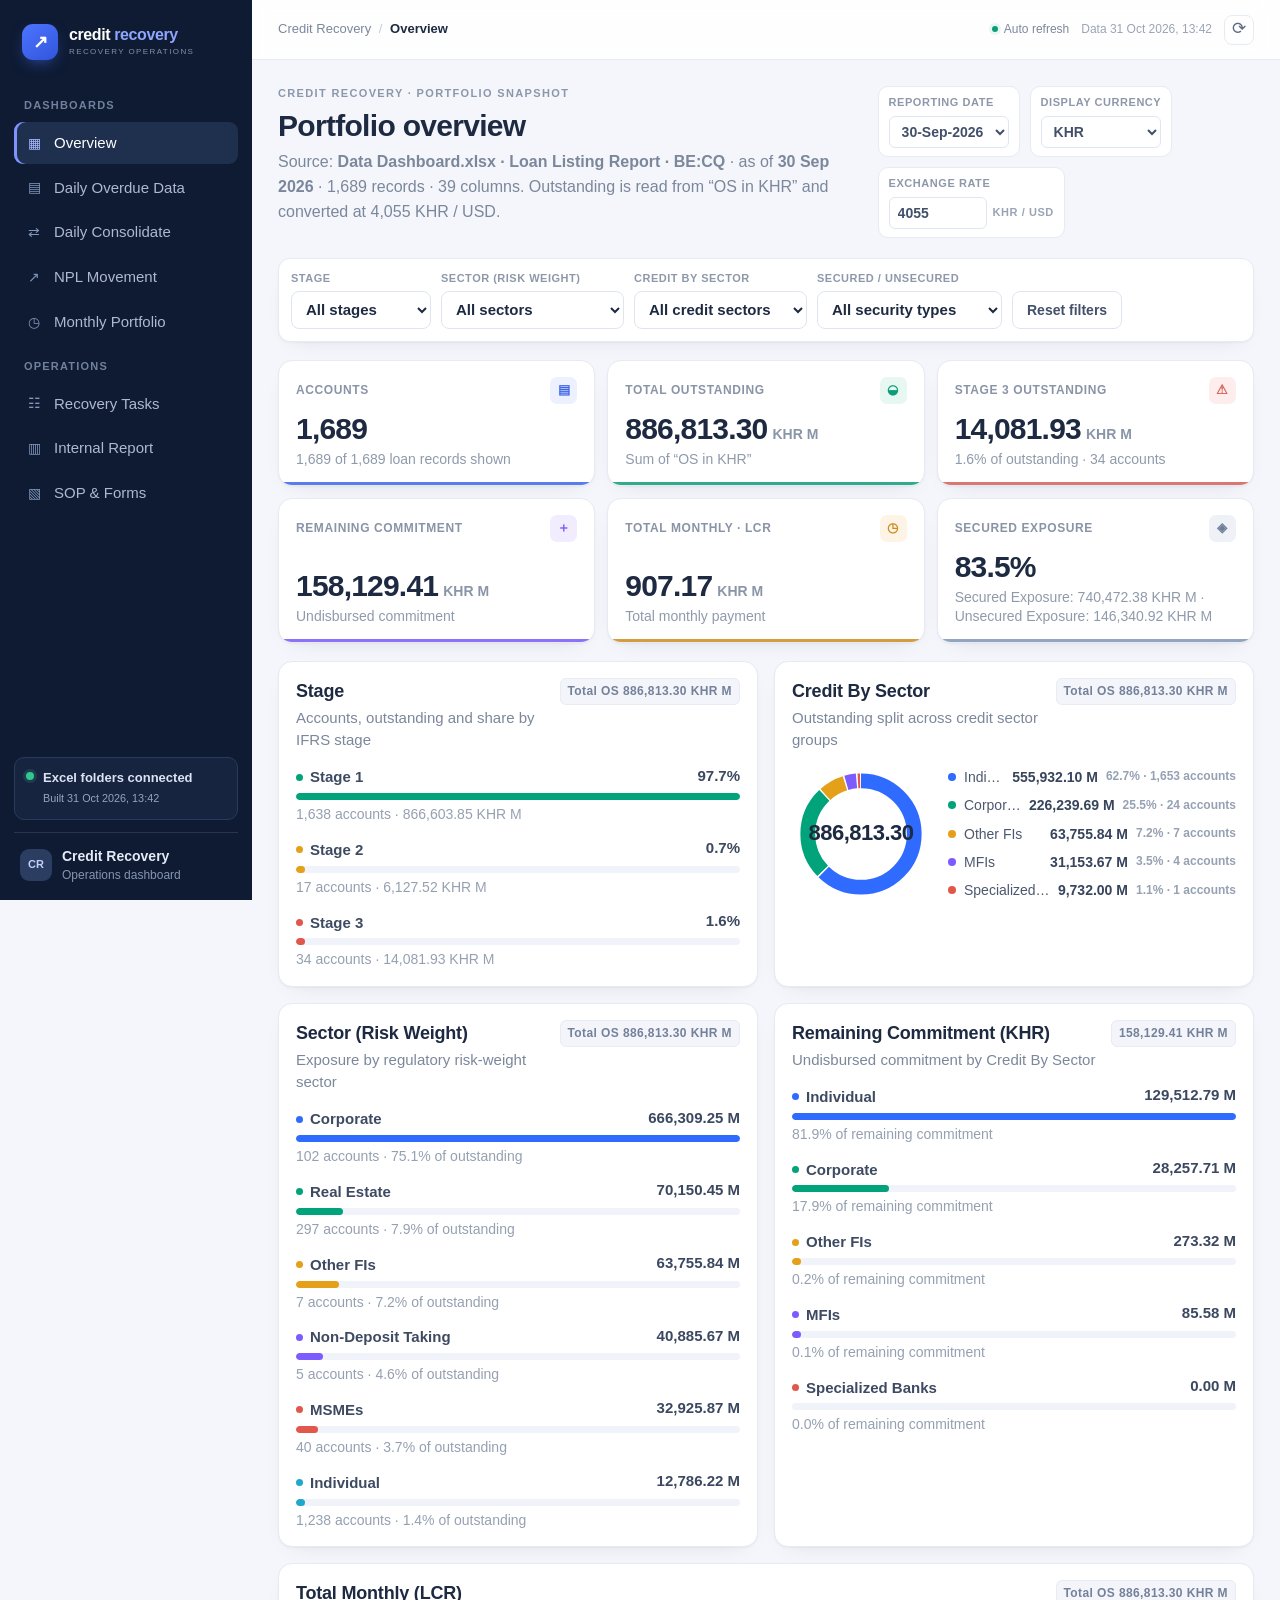
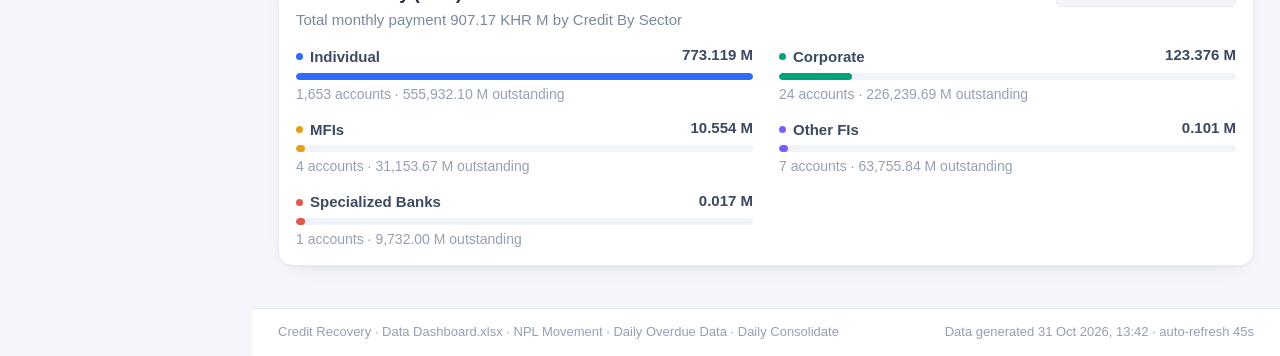
<file: index.html>
<!doctype html>
<html lang="en">
<head>
<meta charset="utf-8">
<meta name="viewport" content="width=device-width,initial-scale=1">
<meta name="theme-color" content="#0f1b33">
<title>Credit Recovery · Operations dashboard</title>
<link rel="stylesheet" href="styles.css">
</head>
<body>
<div class="app">

  <aside class="sidebar" id="sidebar">
    <a class="brand" href="#overview">
      <span class="brand-mark" aria-hidden="true">↗</span>
      <span class="brand-text">
        <strong>credit <i>recovery</i></strong>
        <small>RECOVERY OPERATIONS</small>
      </span>
    </a>

    <p class="nav-title">Dashboards</p>
    <nav class="nav" aria-label="Dashboards">
      <button class="nav-item" data-page="overview"><span class="nav-ico" aria-hidden="true">▦</span>Overview</button>
      <button class="nav-item" data-page="overdue"><span class="nav-ico" aria-hidden="true">▤</span>Daily Overdue Data</button>
      <button class="nav-item" data-page="consolidate"><span class="nav-ico" aria-hidden="true">⇄</span>Daily Consolidate</button>
      <button class="nav-item" data-page="npl"><span class="nav-ico" aria-hidden="true">↗</span>NPL Movement</button>
      <button class="nav-item" data-page="monthly"><span class="nav-ico" aria-hidden="true">◷</span>Monthly Portfolio</button>
    </nav>

    <p class="nav-title">Operations</p>
    <nav class="nav" aria-label="Operations">
      <button class="nav-item" data-page="tasks"><span class="nav-ico" aria-hidden="true">☷</span>Recovery Tasks</button>
      <button class="nav-item" data-page="internal"><span class="nav-ico" aria-hidden="true">▥</span>Internal Report</button>
      <button class="nav-item" data-page="library"><span class="nav-ico" aria-hidden="true">▧</span>SOP &amp; Forms</button>
    </nav>

    <div class="sidebar-foot">
      <div class="data-card">
        <span class="data-dot" id="sideDot"></span>
        <div>
          <strong>Excel folders connected</strong>
          <small id="sideStamp">Loading dashboard data…</small>
        </div>
      </div>
      <div class="user-chip">
        <span class="avatar">CR</span>
        <span><strong>Credit Recovery</strong><small>Operations dashboard</small></span>
      </div>
    </div>
  </aside>

  <div class="main">
    <header class="topbar">
      <div class="topbar-left">
        <button class="hamburger" id="hamburger" aria-label="Open menu">☰</button>
        <span class="crumb">Credit Recovery <b>/</b> <span id="crumb">Overview</span></span>
      </div>
      <div class="topbar-right">
        <span class="live"><i></i>Auto refresh</span>
        <span class="stamp" id="dataStamp">—</span>
        <button class="icon-btn" id="refreshData" title="Reload data from Excel folders" aria-label="Reload data">⟳</button>
      </div>
    </header>

    <main class="content">

      <!-- ================= OVERVIEW ================= -->
      <section class="page" id="page-overview">
        <header class="page-head">
          <div>
            <p class="overline">Credit recovery · portfolio snapshot</p>
            <h1>Portfolio overview</h1>
            <p class="page-sub" id="loanSub">Loading loan listing report…</p>
          </div>
          <div class="head-tools">
            <label class="tool">Reporting date
              <select id="loanDate"></select>
            </label>
            <label class="tool">Display currency
              <select id="loanCurrency"><option value="KHR" selected>KHR</option><option value="USD">USD</option></select>
            </label>
            <label class="tool">Exchange rate
              <span class="tool-inline"><input id="loanRate" type="number" min="1" step="1" value="4055"><em>KHR / USD</em></span>
            </label>
          </div>
        </header>

        <div class="filters">
          <label>Stage<select id="fStage"></select></label>
          <label>Sector (Risk Weight)<select id="fSector"></select></label>
          <label>Credit By Sector<select id="fCredit"></select></label>
          <label>Secured / Unsecured<select id="fSecured"></select></label>
          <button class="btn ghost" id="loanReset">Reset filters</button>
        </div>

        <div class="kpi-grid" id="loanKpis"></div>

        <div class="chart-grid">
          <article class="panel">
            <div class="panel-head"><div><h2>Stage</h2><p>Accounts, outstanding and share by IFRS stage</p></div><span class="tag" id="stageTag">—</span></div>
            <div class="breakdown" id="stageMix"></div>
          </article>
          <article class="panel">
            <div class="panel-head"><div><h2>Credit By Sector</h2><p>Outstanding split across credit sector groups</p></div><span class="tag" id="creditTag">—</span></div>
            <div id="creditDonut" class="donut-wrap"></div>
          </article>
          <article class="panel">
            <div class="panel-head"><div><h2>Sector (Risk Weight)</h2><p>Exposure by regulatory risk-weight sector</p></div><span class="tag" id="sectorTag">—</span></div>
            <div class="breakdown" id="sectorRw"></div>
          </article>
          <article class="panel">
            <div class="panel-head"><div><h2>Remaining Commitment (KHR)</h2><p>Undisbursed commitment by Credit By Sector</p></div><span class="tag" id="remainTag">—</span></div>
            <div class="breakdown" id="remaining"></div>
          </article>
          <article class="panel span-2">
            <div class="panel-head"><div><h2>Total Monthly (LCR)</h2><p id="monthlyNote">Total monthly payment by Credit By Sector</p></div><span class="tag" id="monthlyTag">—</span></div>
            <div class="breakdown columns-2" id="monthly"></div>
          </article>
        </div>
      </section>

      <!-- ================= DAILY OVERDUE ================= -->
      <section class="page" id="page-overdue">
        <header class="page-head">
          <div>
            <p class="overline">Daily overdue data · portfolio position</p>
            <h1>Daily overdue data</h1>
            <p class="page-sub" id="odSub">Loading overdue snapshots…</p>
          </div>
          <div class="head-tools">
            <label class="tool">Reporting date
              <select id="odDate"></select>
            </label>
            <label class="tool">Display currency
              <select id="odCurrency"><option value="USD" selected>USD</option><option value="KHR">KHR</option></select>
            </label>
            <label class="tool">Exchange rate
              <span class="tool-inline"><input id="odRate" type="number" min="1" step="1" value="4055"><em>KHR / USD</em></span>
            </label>
          </div>
        </header>

        <div class="control-bar">
          <div class="segmented" id="odTypes" role="tablist" aria-label="Loan type"></div>
          <label class="tool">Branch / Company
            <select id="odBranch"><option value="All">All branches</option></select>
          </label>
        </div>

        <div class="kpi-grid" id="odKpis"></div>

        <div class="chart-grid">
          <article class="panel span-2">
            <div class="panel-head"><div><h2>Outstanding &amp; overdue trend</h2><p id="odTrendNote">Daily balance and account movement</p></div><span class="tag">Total</span></div>
            <div class="chart" id="odTrend"></div>
            <div class="legend" id="odTrendLegend"></div>
          </article>
          <article class="panel span-2">
            <div class="panel-head"><div><h2>Overdue by Branch/Company</h2><p id="odBranchNote">Selected reporting date by branch</p></div><span class="tag" id="odBranchTag">Accounts · OS</span></div>
            <div class="table-wrap">
              <table class="data-table compact" id="odBranchTable">
                <thead><tr><th>Branch / Company</th><th class="num">Count account</th><th class="num">Outstanding balance</th></tr></thead>
                <tbody id="odBranchBody"></tbody>
              </table>
            </div>
            <p class="note" id="odBranchFoot"></p>
          </article>
          <article class="panel span-2">
            <div class="panel-head"><div><h2>Loan Classification</h2><p id="odClassNote">Selected reporting date</p></div><span class="tag" id="odClassTag">OS</span></div>
            <div class="chart" id="odClass"></div>
            <div class="legend" id="odClassLegend"></div>
          </article>
          <article class="panel span-2">
            <div class="panel-head"><div><h2>Loan Classification by Branch/Company</h2><p id="odClassBranchNote">Selected reporting date by branch</p></div><span class="tag" id="odClassBranchTag">Accounts · OS</span></div>
            <div class="table-wrap">
              <table class="data-table compact" id="odClassBranchTable">
                <thead><tr>
                  <th>Branch / Company</th>
                  <th class="num">Normal</th><th class="num">Special Mention</th><th class="num">Substandard</th><th class="num">Doubtful</th><th class="num">Loss</th>
                  <th class="num">Total</th>
                </tr></thead>
                <tbody id="odClassBranchBody"></tbody>
              </table>
            </div>
            <p class="note" id="odClassBranchFoot"></p>
          </article>
        </div>
      </section>

      <!-- ================= DAILY CONSOLIDATE ================= -->
      <section class="page" id="page-consolidate">
        <header class="page-head">
          <div>
            <p class="overline">Daily consolidate for overdue · portfolio position</p>
            <h1>Daily consolidate</h1>
            <p class="page-sub" id="consSub">Loading consolidate workbooks…</p>
          </div>
          <div class="head-tools">
            <label class="tool">Reporting date
              <select id="consDate"></select>
            </label>
            <label class="tool">Display currency
              <select id="consCurrency"><option value="USD" selected>USD</option><option value="KHR">KHR</option></select>
            </label>
            <label class="tool">Exchange rate
              <span class="tool-inline"><input id="consRate" type="number" min="1" step="1" value="4055"><em>KHR / USD</em></span>
            </label>
          </div>
        </header>

        <div class="control-bar">
          <label class="tool">Branch Code
            <select id="consBranch"><option value="All">Branch Code: All</option></select>
          </label>
        </div>

        <div class="kpi-grid" id="consKpis"></div>

        <div class="chart-grid">
          <article class="panel span-2">
            <div class="panel-head"><div><h2>Daily follow-up trend</h2><p id="consTrendNote">Balance and account movement by branch</p></div><span class="tag" id="consTrendTag">Daily</span></div>
            <div class="chart" id="consTrend"></div>
            <div class="legend" id="consTrendLegend"></div>
          </article>
          <article class="panel">
            <div class="panel-head"><div><h2>Follow-up result mix</h2><p id="consResultNote">Latest report date</p></div><span class="tag">Accounts</span></div>
            <div id="consResults" class="donut-wrap"></div>
          </article>
        </div>

        <div class="chart-grid">
          <article class="panel">
            <div class="panel-head"><div><h2>Classification × result</h2><p id="consClassNote">Latest report date</p></div><span class="tag">Cases</span></div>
            <div class="table-wrap">
              <table class="data-table compact" id="consClassTable"><thead></thead><tbody></tbody></table>
            </div>
          </article>
          <article class="panel">
            <div class="panel-head"><div><h2>Branch performance</h2><p>Accounts, outstanding and promise rate</p></div><span class="tag">Latest</span></div>
            <div class="table-wrap">
              <table class="data-table compact" id="consBranchTable"><thead></thead><tbody></tbody></table>
            </div>
          </article>
        </div>

        <section class="panel table-panel">
          <div class="panel-head">
            <div><h2>Follow-up register</h2><p id="consDetailNote">Selected workbook detail</p></div>
            <input class="search" id="consSearch" type="search" placeholder="Search account, customer, RM, branch…">
          </div>
          <div class="table-wrap tall">
            <table class="data-table compact" id="consTable">
              <thead><tr>
                <th>Account</th><th>Customer</th><th>Branch</th><th>OS · USD</th><th>Overdue · USD</th>
                <th>Aging</th><th>Classification</th><th>Result</th><th>Promise date</th><th>RM</th><th>Next action</th>
              </tr></thead>
              <tbody id="consTableBody"></tbody>
            </table>
          </div>
          <div class="pager" id="consPager"></div>
        </section>
      </section>

      <!-- ================= NPL ================= -->
      <section class="page" id="page-npl">
        <header class="page-head">
          <div>
            <p class="overline">NPL movement · monthly recovery workbooks</p>
            <h1>NPL movement</h1>
            <p class="page-sub" id="nplSub">Reading the NPL Ratio sheet from every Recovery workbook…</p>
          </div>
          <div class="head-tools">
            <label class="tool">Reporting date
              <select id="nplSelect"></select>
            </label>
            <label class="tool">Display currency
              <select id="nplCurrency"><option value="USD" selected>USD</option><option value="KHR">KHR</option></select>
            </label>
            <label class="tool">Exchange rate
              <span class="tool-inline"><input id="nplRate" type="number" min="1" step="1" value="4055"><em>KHR / USD</em></span>
            </label>
          </div>
        </header>

        <div class="kpi-grid" id="nplKpis"></div>

        <div class="chart-grid">
          <article class="panel span-2">
            <div class="panel-head"><div><h2>NPL ratio</h2><p>Year-end positions and current-year reporting points</p></div><span class="tag">%</span></div>
            <div class="chart" id="nplRatioChart"></div>
            <div class="legend" id="nplRatioLegend"></div>
            <div class="table-wrap small" style="margin-top:12px">
              <table class="data-table compact" id="nplRatioTable">
                <thead><tr>
                  <th>Month</th><th class="num">Total account</th><th class="num">Amount of NPLs</th><th class="num">NPL ratio</th>
                </tr></thead>
                <tbody id="nplRatioBody"></tbody>
              </table>
            </div>
            <p class="note" id="nplRatioFoot"></p>
          </article>
          <article class="panel span-2">
            <div class="panel-head"><div><h2>NPL Ratio by Branch</h2><p id="nplBranchNote">Selected reporting month</p></div><span class="tag" id="nplBranchTag">Accounts · Amount</span></div>
            <div class="table-wrap">
              <table class="data-table compact" id="nplBranchTable">
                <thead><tr>
                  <th>Branch</th><th class="num">Total account</th><th class="num">Total outstanding</th><th class="num">NPL amount</th><th class="num">NPL ratio</th>
                </tr></thead>
                <tbody id="nplBranchBody"></tbody>
              </table>
            </div>
            <p class="note" id="nplBranchFoot"></p>
          </article>
          <article class="panel span-2">
            <div class="panel-head"><div><h2>Monthly NPL</h2><p>NPL amount and NPL ratio by reporting month</p></div><span class="tag" id="nplMonthlyTag">Amount · %</span></div>
            <div class="chart" id="nplMonthlyChart"></div>
            <div class="legend" id="nplMonthlyLegend"></div>
          </article>
        </div>

        <section class="panel table-panel">
          <div class="panel-head"><div><h2>Monthly NPL table</h2><p>Total accounts, NPL accounts and NPL ratio per workbook</p></div><span class="tag" id="nplTableTag">—</span></div>
          <div class="table-wrap">
            <table class="data-table" id="nplTable">
              <thead><tr>
                <th>Month</th><th>Report date</th><th class="num">Total accounts</th><th class="num">Total loan outstanding</th>
                <th class="num">NPL accounts</th><th class="num">Total NPL amount</th><th class="num">NPL ratio</th><th>Source</th>
              </tr></thead>
              <tbody id="nplTableBody"></tbody>
            </table>
          </div>
        </section>
      </section>

      <!-- ================= MONTHLY PORTFOLIO ================= -->
      <section class="page" id="page-monthly">
        <header class="page-head">
          <div>
            <p class="overline">Monthly portfolio · portfolio movement</p>
            <h1>Monthly Portfolio</h1>
            <p class="page-sub">Month-by-month movement of portfolio size, NPL balance and non-performing accounts.</p>
          </div>
          <div class="head-tools">
            <label class="tool">Reporting date
              <select id="monthSelect"></select>
            </label>
            <label class="tool">Display currency
              <select id="monthCurrency"><option value="USD" selected>USD</option><option value="KHR">KHR</option></select>
            </label>
            <label class="tool">Exchange rate
              <span class="tool-inline"><input id="monthRate" type="number" min="1" step="1" value="4055"><em>KHR / USD</em></span>
            </label>
          </div>
        </header>

        <div class="kpi-grid" id="monthKpis"></div>

        <div class="chart-grid">
          <article class="panel span-2">
            <div class="panel-head"><div><h2>Monthly NPL</h2><p>NPL amount and NPL ratio by reporting month</p></div><span class="tag" id="monthChartTag">USD M</span></div>
            <div class="chart" id="monthChart"></div>
            <div class="legend" id="monthChartLegend"></div>
            <div class="table-wrap small" style="margin-top:12px">
              <table class="data-table compact" id="monthChartTable">
                <thead><tr>
                  <th>Month</th><th class="num">Total account</th><th class="num">Amount of NPLs</th><th class="num">NPL ratio</th>
                </tr></thead>
                <tbody id="monthChartBody"></tbody>
              </table>
            </div>
          </article>
          <article class="panel">
            <div class="panel-head"><div><h2>Account movement</h2><p>Total accounts versus NPL accounts</p></div><span class="tag">Count</span></div>
            <div class="breakdown" id="monthAccounts"></div>
          </article>
          <article class="panel">
            <div class="panel-head"><div><h2>Portfolio movement</h2><p>Month-on-month change in total outstanding</p></div><span class="tag" id="monthMoveTag">USD M</span></div>
            <div class="breakdown" id="monthMovement"></div>
          </article>
        </div>

        <section class="panel table-panel">
          <div class="panel-head"><div><h2>Monthly movement table</h2><p>All metrics captured from each monthly Recovery workbook</p></div><span class="tag" id="monthTableTag">—</span></div>
          <div class="table-wrap">
            <table class="data-table" id="monthTable">
              <thead><tr>
                <th>Month</th><th class="num">Total accounts</th><th class="num">Δ accounts</th><th class="num">Total loan outstanding</th><th class="num">Δ OS</th>
                <th class="num">NPL accounts</th><th class="num">Δ NPL accounts</th><th class="num">NPL amount</th><th class="num">Δ NPL amount</th><th class="num">NPL ratio</th><th class="num">Δ ratio</th>
              </tr></thead>
              <tbody id="monthTableBody"></tbody>
            </table>
          </div>
          <p class="note" id="monthNote"></p>
        </section>
      </section>

      <!-- ================= TASKS ================= -->
      <section class="page" id="page-tasks">
        <header class="page-head">
          <div>
            <p class="overline">Recovery tasks · daily operating rhythm</p>
            <h1>Recovery tasks</h1>
            <p class="page-sub">Task plan from Recovery Tasks.xlsx. Completion is saved in this browser.</p>
          </div>
          <button class="btn ghost" id="resetTasks">Reset completion</button>
        </header>

        <div class="kpi-grid" id="taskKpis"></div>

        <div class="filters">
          <div class="segmented" id="taskFilters"></div>
          <label class="grow">Search<input id="taskSearch" type="search" placeholder="Search task, owner or timing…"></label>
        </div>

        <section class="panel">
          <div class="panel-head"><div><h2>Task checklist</h2><p id="taskCount">—</p></div><span class="tag">Local progress</span></div>
          <div class="task-list" id="taskList"></div>
        </section>
      </section>

      <!-- ================= INTERNAL REPORT ================= -->
      <section class="page" id="page-internal">
        <header class="page-head">
          <div>
            <p class="overline">Internal report · credit department</p>
            <h1>Internal report by month</h1>
            <p class="page-sub" id="internalSub">Loan received, commitments, products and exposure captured from the monthly internal workbook.</p>
          </div>
          <div class="head-tools">
            <label class="tool">Reporting date
              <select id="internalSelect"></select>
            </label>
            <label class="tool">Display currency
              <select id="internalCurrency"><option value="USD" selected>USD</option><option value="KHR">KHR</option></select>
            </label>
            <label class="tool">Exchange rate
              <span class="tool-inline"><input id="internalRate" type="number" min="1" step="1" value="4055"><em>KHR / USD</em></span>
            </label>
          </div>
        </header>

        <div class="kpi-grid" id="internalKpis"></div>
        <div id="internalSections"></div>
      </section>

      <!-- ================= LIBRARY ================= -->
      <section class="page" id="page-library">
        <header class="page-head">
          <div>
            <p class="overline">Credit recovery workflow · reference library</p>
            <h1>SOP &amp; recovery forms</h1>
            <p class="page-sub">Open the source documents directly from this workspace.</p>
          </div>
          <span class="tag strong">Local folder attachments</span>
        </header>

        <div class="link-grid">
          <article class="link-panel">
            <h2>Credit Recovery SOP by year</h2>
            <p>Procedure documents from the Credit Recovery SOP folder.</p>
            <a class="file-link" target="_blank" href="Credit%20Recovery%20Workflow/Credit%20Recovery%20SOP/2023%20Procedure%20on%20Loan%20Recovery.pdf"><span class="file-type">PDF</span>2023 Procedure on Loan Recovery.pdf<small>2023</small></a>
            <a class="file-link" target="_blank" href="Credit%20Recovery%20Workflow/Credit%20Recovery%20SOP/2024%20Recover%20SOP.pdf"><span class="file-type">PDF</span>2024 Recover SOP.pdf<small>2024</small></a>
            <a class="file-link" target="_blank" href="Credit%20Recovery%20Workflow/Credit%20Recovery%20SOP/2025%20Recover%20SOP.pdf"><span class="file-type">PDF</span>2025 Recover SOP.pdf<small>2025</small></a>
            <a class="file-link" target="_blank" href="Credit%20Recovery%20Workflow/Credit%20Recovery%20SOP/2026%20Recover%20SOP.pdf"><span class="file-type">PDF</span>2026 Recover SOP.pdf<small>2026</small></a>
          </article>
          <article class="link-panel">
            <h2>Loan Recovery Forms</h2>
            <p>Forms, letters and monitoring templates. Supporting borrower documents are not listed here.</p>
            <a class="file-link" target="_blank" href="Credit%20Recovery%20Workflow/Loan%20Recovery%20Form/2.%20Request%20Restructuring%20loan%20Form/Restructure-Request-Form.docx"><span class="file-type doc">DOC</span>Restructure Request Form<small>DOCX</small></a>
            <a class="file-link" target="_blank" href="Credit%20Recovery%20Workflow/Loan%20Recovery%20Form/2.%20Request%20Restructuring%20loan%20Form/Borrower%20Consent%20%20-%20Individual-CGCC%201.docx"><span class="file-type doc">DOC</span>Borrower Consent · Individual<small>DOCX</small></a>
            <a class="file-link" target="_blank" href="Credit%20Recovery%20Workflow/Loan%20Recovery%20Form/2.%20Request%20Restructuring%20loan%20Form/Credit%20Reporting%20Consent%20-%20Individual-CGCC%201.docx"><span class="file-type doc">DOC</span>Credit Reporting Consent<small>DOCX</small></a>
            <a class="file-link" target="_blank" href="Credit%20Recovery%20Workflow/Loan%20Recovery%20Form/2.%20Request%20Restructuring%20loan%20Form/Reschedule%20Calculation.xlsx"><span class="file-type xls">XLS</span>Reschedule Calculation<small>XLSX</small></a>
            <a class="file-link" target="_blank" href="Credit%20Recovery%20Workflow/Loan%20Recovery%20Form/3.%20Reminding%20Letters/Letter%20of%20Reminder%201.docx"><span class="file-type doc">DOC</span>Reminder Letter 1<small>DOCX</small></a>
            <a class="file-link" target="_blank" href="Credit%20Recovery%20Workflow/Loan%20Recovery%20Form/3.%20Reminding%20Letters/Letter%20of%20Reminder%202.docx"><span class="file-type doc">DOC</span>Reminder Letter 2<small>DOCX</small></a>
            <a class="file-link" target="_blank" href="Credit%20Recovery%20Workflow/Loan%20Recovery%20Form/3.%20Reminding%20Letters/Letter%20of%20Reminder%203.docx"><span class="file-type doc">DOC</span>Reminder Letter 3<small>DOCX</small></a>
            <a class="file-link" target="_blank" href="Credit%20Recovery%20Workflow/Loan%20Recovery%20Form/4.%20Monitoring%20Report/Appendix%203.%20Format%20Loan%20Monitoring%20Report%20(Individual).docx"><span class="file-type doc">DOC</span>Loan Monitoring Report · Individual<small>DOCX</small></a>
            <a class="file-link" target="_blank" href="Credit%20Recovery%20Workflow/Loan%20Recovery%20Form/5.%20Call%20Report/Appendix5.%20Call%20Report.docx"><span class="file-type doc">DOC</span>Call Report<small>DOCX</small></a>
            <a class="file-link" target="_blank" href="Credit%20Recovery%20Workflow/Loan%20Recovery%20Form/6.%20Memo%20and%20Check%20List%20for%20Transferring/Appendix%204.%20Memo%20and%20Check%20List%20for%20Borrower%20Transfer%20to%20Recovery.xlsx"><span class="file-type xls">XLS</span>Memo &amp; Checklist · Transfer to Recovery<small>XLSX</small></a>
          </article>
        </div>
        <p class="note">Documents open in a new tab. If the browser blocks local files, open them directly from the <b>Credit Recovery Workflow</b> folder.</p>
      </section>

    </main>

    <footer class="footer">
      <span id="footerSource">Credit Recovery · local workspace</span>
      <span id="footerStamp">—</span>
    </footer>
  </div>
</div>

<div class="toast" id="toast" role="status" aria-live="polite"></div>

<script src="data.js"></script>
<script src="app.js"></script>
</body>
</html>
</file>
<file: styles.css>
/* ============================================================
   Credit Recovery dashboard
   ============================================================ */
:root{
  --navy:#0f1b33;
  --navy-2:#17243f;
  --navy-3:#1f2f4e;
  --ink:#1d2a41;
  --ink-soft:#42506a;
  --muted:#7b879b;
  --line:#e6eaf1;
  --line-soft:#eef1f6;
  --paper:#ffffff;
  --bg:#f4f6fb;
  --blue:#3f66ea;
  --blue-soft:#edf1fe;
  --mint:#0f9d78;
  --mint-soft:#e7f7f1;
  --amber:#cf8a1f;
  --amber-soft:#fdf4e5;
  --coral:#d65f57;
  --coral-soft:#fdeeed;
  --violet:#7a5af8;
  --violet-soft:#f1edff;
  --slate:#5d6b84;
  --radius:14px;
  --shadow:0 1px 2px rgba(16,29,54,.04), 0 8px 24px -16px rgba(16,29,54,.18);
  --font:"Segoe UI",Inter,-apple-system,BlinkMacSystemFont,Roboto,Arial,sans-serif;
}
*{box-sizing:border-box}
html{-webkit-text-size-adjust:100%}
body{
  margin:0;background:var(--bg);color:var(--ink);font:14px/1.45 var(--font);
  -webkit-font-smoothing:antialiased;
}
button,input,select{font:inherit;color:inherit}
button{cursor:pointer;background:none;border:0}
h1,h2,h3,p{margin:0}
a{color:inherit}
::-webkit-scrollbar{width:10px;height:10px}
::-webkit-scrollbar-thumb{background:#cfd6e3;border-radius:8px;border:2px solid var(--bg)}
::-webkit-scrollbar-track{background:transparent}

/* ---------------- shell ---------------- */
.app{min-height:100vh}
.sidebar{
  position:fixed;inset:0 auto 0 0;width:252px;background:var(--navy);color:#c9d3e5;
  display:flex;flex-direction:column;padding:22px 14px 16px;z-index:30;
}
.brand{display:flex;align-items:center;gap:11px;padding:2px 8px 22px;text-decoration:none;color:#fff}
.brand-mark{
  width:36px;height:36px;border-radius:11px;display:grid;place-items:center;
  background:linear-gradient(145deg,#4d74ff,#3156dc);color:#fff;font-size:18px;font-weight:700;
  box-shadow:0 6px 16px -6px rgba(63,102,234,.8);
}
.brand-text strong{display:block;font-size:16px;letter-spacing:-.4px;line-height:1.15;font-weight:700}
.brand-text strong i{font-style:normal;color:#8fa6ff}
.brand-text small{display:block;font-size:8px;letter-spacing:1.4px;color:#8291ad;margin-top:2px}
.nav-title{font-size:9px;letter-spacing:1.2px;text-transform:uppercase;color:#71809c;margin:16px 10px 8px;font-weight:700}
.nav{display:grid;gap:3px}
.nav-item{
  display:flex;align-items:center;gap:11px;width:100%;padding:10px 11px;border-radius:9px;
  color:#aeb9ce;font-size:12.5px;text-align:left;transition:background .15s,color .15s;
}
.nav-item:hover{background:rgba(255,255,255,.06);color:#fff}
.nav-item.active{background:var(--navy-3);color:#fff;box-shadow:inset 3px 0 #7d94ff}
.nav-ico{width:18px;text-align:center;font-size:14px;color:#8296ba}
.nav-item.active .nav-ico{color:#a9b9ff}
.sidebar-foot{margin-top:auto;display:grid;gap:12px}
.data-card{
  display:flex;gap:9px;align-items:flex-start;background:var(--navy-2);
  border:1px solid #293a5c;border-radius:10px;padding:11px;font-size:10px;color:#96a4bd;line-height:1.45;
}
.data-card strong{display:block;color:#dbe3f3;font-size:10.5px;margin-bottom:2px}
.data-dot{width:8px;height:8px;border-radius:50%;background:#35c592;margin-top:3px;flex:none;box-shadow:0 0 0 3px rgba(53,197,146,.16)}
.user-chip{display:flex;align-items:center;gap:10px;border-top:1px solid #26344f;padding:13px 6px 0}
.avatar{width:32px;height:32px;border-radius:9px;background:#2b3d61;color:#c1cfff;display:grid;place-items:center;font-size:11px;font-weight:700}
.user-chip strong{display:block;font-size:11px;color:#e4eaf6}
.user-chip small{display:block;font-size:9px;color:#8695b0}

.main{margin-left:252px;min-height:100vh;display:flex;flex-direction:column}
.topbar{
  position:sticky;top:0;z-index:20;display:flex;align-items:center;justify-content:space-between;
  gap:14px;background:rgba(255,255,255,.9);backdrop-filter:blur(8px);
  border-bottom:1px solid var(--line);padding:0 26px;height:60px;
}
.topbar-left,.topbar-right{display:flex;align-items:center;gap:12px}
.crumb{font-size:11.5px;color:var(--muted)}
.crumb b{color:#c4cbd8;font-weight:400;margin:0 4px}
.crumb #crumb{color:var(--ink);font-weight:600}
.hamburger{display:none;font-size:18px;color:var(--ink-soft);padding:4px 6px}
.live{display:flex;align-items:center;gap:6px;font-size:10.5px;color:var(--muted)}
.live i{width:6px;height:6px;border-radius:50%;background:var(--mint);box-shadow:0 0 0 3px var(--mint-soft)}
.stamp{font-size:10.5px;color:#9aa4b5;white-space:nowrap}
.icon-btn{
  width:30px;height:30px;border-radius:8px;display:grid;place-items:center;
  border:1px solid var(--line);background:#fff;color:var(--slate);font-size:15px;transition:.15s;
}
.icon-btn:hover{border-color:#c8d2e4;color:var(--blue);transform:rotate(20deg)}
.content{padding:26px;flex:1;max-width:1600px;width:100%;margin:0 auto}
.page{display:none;animation:fade .2s ease}
.page.active{display:block}
@keyframes fade{from{opacity:0;transform:translateY(4px)}to{opacity:1;transform:none}}

/* ---------------- page head ---------------- */
.page-head{display:flex;justify-content:space-between;align-items:flex-start;gap:18px;margin-bottom:20px}
.overline{font-size:9.5px;letter-spacing:1.35px;text-transform:uppercase;color:#8b97ab;font-weight:700;margin-bottom:7px}
.page-head h1{font-size:26px;line-height:1.15;letter-spacing:-.7px;font-weight:700}
.page-sub{font-size:12px;color:var(--muted);margin-top:7px;max-width:760px}
.head-tools{display:flex;gap:10px;align-items:flex-end;flex-wrap:wrap}
.tool{
  display:grid;gap:5px;font-size:9px;font-weight:700;letter-spacing:.55px;text-transform:uppercase;
  color:#8d98aa;background:#fff;border:1px solid var(--line);border-radius:10px;padding:8px 10px;
}
.tool select,.tool input{
  height:28px;border:1px solid #e0e6ef;border-radius:6px;background:#fff;padding:0 8px;
  font-size:11px;font-weight:600;color:var(--ink-soft);min-width:90px;
}
.tool input{width:98px}
.tool-inline{display:flex;align-items:center;gap:6px}
.tool-inline em{font-style:normal;font-size:9px;color:#9aa4b5;font-weight:600}

/* ---------------- filters / controls ---------------- */
.filters{
  display:flex;flex-wrap:wrap;gap:10px;align-items:flex-end;background:#fff;border:1px solid var(--line);
  border-radius:12px;padding:12px;margin-bottom:18px;box-shadow:var(--shadow);
}
.filters label{display:grid;gap:4px;font-size:9px;font-weight:700;letter-spacing:.5px;text-transform:uppercase;color:#8d98aa}
.filters label.grow{flex:1;min-width:220px}
.filters select,.filters input,.search{
  height:34px;border:1px solid #dfe5ef;border-radius:8px;background:#fff;padding:0 10px;
  font-size:12px;color:var(--ink);min-width:140px;outline:none;transition:border .15s,box-shadow .15s;
}
.filters input:focus,.filters select:focus,.search:focus,.tool input:focus,.tool select:focus{
  border-color:#9fb4f5;box-shadow:0 0 0 3px rgba(63,102,234,.12)
}
.filters .grow input{width:100%;min-width:0}
.search{min-width:240px}
.btn{
  height:34px;padding:0 14px;border-radius:8px;background:var(--blue);color:#fff;font-size:11.5px;
  font-weight:600;display:inline-flex;align-items:center;gap:6px;transition:.15s;white-space:nowrap;
}
.btn:hover{background:#3157d6}
.btn.ghost{background:#fff;color:var(--ink-soft);border:1px solid #dfe5ef}
.btn.ghost:hover{background:#f7f9fc;border-color:#cbd5e5}
.segmented{display:inline-flex;gap:4px;background:#fff;border:1px solid var(--line);border-radius:10px;padding:4px;margin-bottom:16px;flex-wrap:wrap}
.segmented button{
  padding:7px 14px;border-radius:7px;font-size:11.5px;font-weight:600;color:#7d8899;transition:.15s;
}
.segmented button:hover{background:#f4f6fb;color:var(--ink)}
.segmented button.active{background:var(--navy);color:#fff}

/* ---------------- KPI cards ---------------- */
.kpi-grid{display:grid;grid-template-columns:repeat(6,minmax(0,1fr));gap:12px;margin-bottom:18px}
.kpi{
  background:#fff;border:1px solid var(--line);border-radius:var(--radius);padding:14px 15px;
  box-shadow:var(--shadow);position:relative;overflow:hidden;min-height:104px;
  display:flex;flex-direction:column;justify-content:space-between;
}
.kpi::after{content:"";position:absolute;left:0;right:0;bottom:0;height:3px;background:var(--blue);opacity:.85}
.kpi.green::after{background:var(--mint)}
.kpi.amber::after{background:var(--amber)}
.kpi.coral::after{background:var(--coral)}
.kpi.violet::after{background:var(--violet)}
.kpi.slate::after{background:#8194b7}
.kpi-label{display:flex;align-items:center;justify-content:space-between;gap:8px;font-size:9.5px;font-weight:700;letter-spacing:.6px;text-transform:uppercase;color:#8994a7}
.kpi-value{font-size:24px;font-weight:700;letter-spacing:-.8px;line-height:1.1;margin-top:8px;color:var(--ink)}
.kpi-value small{font-size:10.5px;font-weight:600;letter-spacing:0;color:#8a95a8;margin-left:5px}
.kpi-note{font-size:10px;color:#8f9aab;margin-top:5px}
.kpi-icon{
  width:24px;height:24px;border-radius:7px;display:grid;place-items:center;font-size:11px;flex:none;
  background:var(--blue-soft);color:var(--blue);
}
.kpi.green .kpi-icon{background:var(--mint-soft);color:var(--mint)}
.kpi.amber .kpi-icon{background:var(--amber-soft);color:var(--amber)}
.kpi.coral .kpi-icon{background:var(--coral-soft);color:var(--coral)}
.kpi.violet .kpi-icon{background:var(--violet-soft);color:var(--violet)}
.kpi.slate .kpi-icon{background:#eef1f6;color:#6d7d99}

/* ---------------- panels ---------------- */
.chart-grid{display:grid;grid-template-columns:repeat(2,minmax(0,1fr));gap:16px;margin-bottom:16px}
.panel{
  background:#fff;border:1px solid var(--line);border-radius:var(--radius);padding:16px 17px;
  box-shadow:var(--shadow);min-width:0;
}
.panel.span-2{grid-column:span 2}
.panel-head{display:flex;justify-content:space-between;align-items:flex-start;gap:12px;margin-bottom:13px}
.panel-head h2{font-size:14px;font-weight:700;letter-spacing:-.2px}
.panel-head p{font-size:10.5px;color:var(--muted);margin-top:3px}
.tag{
  font-size:9px;font-weight:700;letter-spacing:.4px;color:#74819a;background:#f3f5fa;
  border:1px solid #e8ecf3;border-radius:6px;padding:4px 7px;white-space:nowrap;
}
.tag.strong{background:var(--blue-soft);border-color:#dfe7ff;color:#3e5bc4}
.table-tools{display:flex;gap:10px;align-items:center}
.mini{display:flex;align-items:center;gap:6px;font-size:9.5px;font-weight:700;letter-spacing:.4px;text-transform:uppercase;color:#8d98aa}
.mini select{height:28px;border:1px solid #dfe5ef;border-radius:7px;background:#fff;font-size:11px;padding:0 6px}

/* ---------------- breakdown bars ---------------- */
.breakdown{display:grid;gap:13px}
.breakdown.columns-2{grid-template-columns:repeat(2,minmax(0,1fr));column-gap:26px}
.break-head{display:flex;justify-content:space-between;align-items:baseline;gap:10px;margin-bottom:5px}
.break-name{display:flex;align-items:center;gap:7px;font-size:11.5px;color:#3d4a61;font-weight:600;min-width:0}
.break-name span{overflow:hidden;text-overflow:ellipsis;white-space:nowrap}
.dot{width:7px;height:7px;border-radius:50%;flex:none}
.break-value{font-size:11px;font-weight:700;color:#3b4860;white-space:nowrap}
.break-track{height:7px;background:#f0f3f9;border-radius:6px;overflow:hidden}
.break-track i{display:block;height:100%;border-radius:6px;transition:width .3s}
.break-sub{font-size:9.5px;color:#95a0b1;margin-top:4px}

/* ---------------- donut ---------------- */
.donut-wrap{display:flex;align-items:center;gap:18px;flex-wrap:wrap}
.donut{position:relative;width:138px;height:138px;flex:none}
.donut svg{width:100%;height:100%;transform:rotate(-90deg)}
.donut-center{position:absolute;inset:0;display:grid;place-content:center;text-align:center}
.donut-center strong{display:block;font-size:17px;font-weight:700;letter-spacing:-.5px}
.donut-center small{display:block;font-size:8.5px;letter-spacing:.5px;text-transform:uppercase;color:#94a0b2;margin-top:2px}
.donut-legend{display:grid;gap:8px;flex:1;min-width:150px}
.legend-row{display:flex;align-items:center;gap:8px;font-size:11px;color:#4c5870}
.legend-row .dot{width:8px;height:8px}
.legend-row .name{flex:1;overflow:hidden;text-overflow:ellipsis;white-space:nowrap}
.legend-row strong{font-weight:700;font-size:10.5px;color:#37445c}
.legend-row small{color:#96a1b2;font-size:9.5px;font-weight:600}

/* ---------------- charts ---------------- */
.chart{width:100%;height:230px}
.chart.small{height:186px}
.chart svg{display:block;width:100%;height:100%;overflow:visible}
.chart text{font-family:var(--font)}
.axis-text{font-size:9px;fill:#9aa5b6}
.gridline{stroke:#eef1f6;stroke-width:1}
.series-line{fill:none;stroke-width:2.2;stroke-linecap:round;stroke-linejoin:round}
.series-dot{stroke:#fff;stroke-width:1.5}
.legend{display:flex;gap:16px;flex-wrap:wrap;margin-top:6px;padding-left:2px}
.legend .legend-row{font-size:10.5px}
.legend .dot{width:8px;height:8px}

/* ---------------- tables ---------------- */
.table-panel{padding-bottom:10px}
.table-wrap{overflow:auto;border:1px solid var(--line-soft);border-radius:10px;margin-top:2px}
.table-wrap.tall{max-height:620px}
.table-wrap.small{max-height:260px}
.data-table{width:100%;border-collapse:separate;border-spacing:0;font-size:11.5px;white-space:nowrap}
.data-table th{
  position:sticky;top:0;z-index:2;background:#f8fafc;border-bottom:1px solid var(--line);
  padding:9px 10px;text-align:left;font-size:9px;font-weight:700;letter-spacing:.5px;
  text-transform:uppercase;color:#7e8a9e;vertical-align:bottom;
}
.data-table th em{display:block;font-style:normal;font-size:8px;letter-spacing:.4px;color:#a3adbd;font-weight:600;margin-bottom:2px}
.data-table td{padding:9px 10px;border-bottom:1px solid #f1f4f9;color:#41506a;vertical-align:middle}
.data-table tbody tr:hover td{background:#fafbfe}
.data-table tbody tr:last-child td{border-bottom:0}
.data-table .num{text-align:right;font-variant-numeric:tabular-nums}
.data-table .bold{font-weight:700;color:#22304a}
.data-table .muted{color:#98a3b4}
.data-table .total-row td{background:#f7f9fc;border-top:1px solid var(--line);font-weight:600}
.data-table tbody tr.total-row:hover td{background:#f2f6fc}
.data-table.compact td{padding:7px 9px;font-size:11px}
.data-table.compact th{padding:8px 9px}
.data-table td.trunc{max-width:190px;overflow:hidden;text-overflow:ellipsis}
.data-table .sticky-col{position:sticky;left:0;z-index:1;background:#fff}
.data-table th.sticky-col{z-index:3;background:#f8fafc}
.data-table tr:hover .sticky-col{background:#fafbfe}
.pager{display:flex;align-items:center;justify-content:space-between;gap:10px;padding:10px 4px 2px;font-size:10.5px;color:#8d98aa;flex-wrap:wrap}
.pager-btns{display:flex;gap:5px}
.pager-btns button{
  min-width:27px;height:27px;border:1px solid #e0e6ef;border-radius:6px;background:#fff;
  font-size:10.5px;color:#5b687e;padding:0 7px;
}
.pager-btns button:hover{border-color:#b9c7de}
.pager-btns button.active{background:var(--navy);border-color:var(--navy);color:#fff}
.pager-btns button:disabled{opacity:.4;cursor:default}
.empty{padding:22px 10px;text-align:center;color:#98a3b4;font-size:11.5px}
.note{font-size:10.5px;color:#8f9aab;line-height:1.55;margin-top:10px}
.note b{color:#5d6b84}

/* badges */
.badge{display:inline-flex;align-items:center;padding:3px 8px;border-radius:20px;font-size:9.5px;font-weight:700;letter-spacing:.2px}
.b-green{background:var(--mint-soft);color:#0b7c5e}
.b-blue{background:var(--blue-soft);color:#3155c9}
.b-amber{background:var(--amber-soft);color:#9a6a12}
.b-red{background:var(--coral-soft);color:#b2443d}
.b-grey{background:#f0f3f8;color:#6d7a91}
.b-violet{background:var(--violet-soft);color:#5d3fd0}
.data-table .up,.month-up{color:var(--mint);font-weight:600}
.data-table .down,.month-down{color:var(--coral);font-weight:600}
.result-title{font-weight:700;color:#23324c;font-size:11.5px}
.result-meta{font-size:9.5px;color:#95a0b1;margin-top:2px}
.detail-block{margin-top:14px}
.detail-block:first-child{margin-top:0}
.detail-head{display:flex;justify-content:space-between;align-items:center;gap:10px;margin-bottom:8px;flex-wrap:wrap}
.detail-head h3{font-size:12px;font-weight:700}
.detail-head span{font-size:9.5px;color:#8e99ac}
.detail-head .badge{margin-left:6px}

/* ---------------- tasks ---------------- */
.task-list{display:grid;gap:6px;margin-top:4px}
.task-row{
  display:flex;align-items:center;gap:12px;border:1px solid var(--line-soft);border-radius:9px;
  padding:9px 12px;background:#fff;transition:.15s;
}
.task-row:hover{border-color:#dbe3f0;background:#fcfdff}
.task-row.done{background:#fbfdfc;opacity:.72}
.task-row.done .task-title{text-decoration:line-through;color:#8d99ab}
.task-check{
  width:18px;height:18px;border-radius:5px;border:1.5px solid #c8d2e2;background:#fff;
  display:grid;place-items:center;font-size:11px;color:#fff;flex:none;padding:0;
}
.task-row.done .task-check{background:var(--mint);border-color:var(--mint)}
.task-title{font-size:12px;color:#33415b;font-weight:600;flex:1;min-width:0}
.task-meta{display:flex;gap:6px;flex-wrap:wrap;justify-content:flex-end}
.task-meta span{font-size:9px;color:#8390a4;background:#f4f6fa;border-radius:5px;padding:3px 6px;white-space:nowrap}
.task-meta .owner{background:var(--blue-soft);color:#3c58b8;font-weight:600}

/* ---------------- library ---------------- */
.link-grid{display:grid;grid-template-columns:repeat(2,minmax(0,1fr));gap:16px}
.link-panel{background:#fff;border:1px solid var(--line);border-radius:var(--radius);padding:18px;box-shadow:var(--shadow)}
.link-panel h2{font-size:14px;font-weight:700}
.link-panel>p{font-size:10.5px;color:var(--muted);margin:4px 0 12px}
.file-link{
  display:flex;align-items:center;gap:10px;padding:9px 10px;border-radius:8px;
  border:1px solid var(--line-soft);margin-bottom:6px;text-decoration:none;font-size:11.5px;color:#3c4a63;transition:.15s;
}
.file-link:hover{background:#f8fafe;border-color:#d8e1f1;color:var(--blue)}
.file-type{
  width:30px;height:22px;border-radius:5px;display:grid;place-items:center;font-size:8px;font-weight:700;
  background:var(--coral-soft);color:#b2443d;flex:none;
}
.file-type.doc{background:var(--blue-soft);color:#3155c9}
.file-type.xls{background:var(--mint-soft);color:#0b7c5e}
.file-link small{margin-left:auto;color:#a2adbd;font-size:9px}

/* ---------------- footer / toast ---------------- */
.footer{
  border-top:1px solid var(--line);padding:14px 26px;display:flex;justify-content:space-between;
  gap:12px;font-size:10px;color:#93a0b3;flex-wrap:wrap;background:#fff;
}
.toast{
  position:fixed;right:24px;bottom:24px;background:var(--navy);color:#fff;font-size:12px;
  padding:11px 16px;border-radius:9px;box-shadow:0 12px 30px -10px rgba(9,18,36,.5);
  opacity:0;transform:translateY(8px);pointer-events:none;transition:.2s;z-index:60;
}
.toast.show{opacity:1;transform:none}

/* ---------------- new control rows / charts ---------------- */
.control-bar{display:flex;justify-content:space-between;align-items:flex-end;gap:12px;flex-wrap:wrap;margin-bottom:16px}
.control-bar .segmented{margin-bottom:0}
.axis-title{font-size:10px;font-weight:700;fill:#7e8a9e;letter-spacing:.2px}
.data-label{font-size:9.5px;font-weight:700;fill:#42506a}
.cell-sub{font-size:9px;color:#95a0b1;font-weight:600}
.selected-row td{background:#f3f6ff}
.data-table .selected-row:hover td{background:#eef3ff}

/* ---------------- summary chart ---------------- */
.summary-chart{display:grid;grid-template-columns:repeat(3,minmax(0,1fr));gap:14px;height:100%;align-content:center}
.summary-metric{
  border:1px solid var(--line);border-radius:12px;padding:14px 15px;
  background:linear-gradient(180deg,#fff,#f8faff);min-width:0;
}
.summary-label{font-size:11px;font-weight:700;letter-spacing:.5px;text-transform:uppercase;color:#7d889b;white-space:nowrap;overflow:hidden;text-overflow:ellipsis}
.summary-value{font-size:27px;font-weight:700;letter-spacing:-.7px;line-height:1.15;margin-top:6px;color:var(--ink)}
.summary-value small{font-size:12px;font-weight:600;letter-spacing:0;color:#8a95a8;margin-left:5px}
.summary-track{height:9px;background:#edf1f8;border-radius:99px;overflow:hidden;margin:10px 0 7px}
.summary-track i{display:block;height:100%;border-radius:99px;background:var(--metric)}
.summary-sub{font-size:12px;color:#8f9aab;white-space:nowrap;overflow:hidden;text-overflow:ellipsis}

/* ---------------- dashboard-wide 16px typography ---------------- */
body{font-size:16px}
.nav-item{font-size:15px}
.nav-title{font-size:11px}
.data-card{font-size:13px}
.data-card strong{font-size:13px}
.user-chip strong{font-size:14px}
.user-chip small{font-size:12px}
.crumb{font-size:13px}
.live,.stamp{font-size:12px}
.icon-btn{font-size:17px}
.overline{font-size:11px}
.page-head h1{font-size:30px}
.page-sub{font-size:16px;line-height:1.55}
.tool{font-size:11px}
.tool select,.tool input{font-size:14px;height:32px}
.tool-inline em{font-size:11px}
.filters label{font-size:11px}
.filters select,.filters input,.search{font-size:15px;height:38px}
.btn{font-size:14px;height:38px}
.segmented button{font-size:14px;padding:8px 15px}
.kpi{min-height:126px;padding:16px 17px}
.kpi-label{font-size:12px}
.kpi-value{font-size:30px}
.kpi-value small{font-size:14px}
.kpi-note{font-size:14px;line-height:1.35}
.kpi-icon{font-size:13px;width:27px;height:27px}
.panel-head h2{font-size:18px}
.panel-head p{font-size:15px;line-height:1.5}
.tag{font-size:12px}
.break-name{font-size:15px}
.break-value{font-size:15px}
.break-sub{font-size:14px}
.donut-center strong{font-size:22px}
.donut-center small{font-size:12px}
.legend-row{font-size:14px}
.legend-row strong{font-size:14px}
.legend-row small{font-size:12px}
.axis-text{font-size:12px}
.axis-title{font-size:12px}
.data-label{font-size:12px}
.data-table{font-size:16px}
.data-table th{font-size:12px}
.data-table th em{font-size:11px}
.data-table.compact td{font-size:15px;padding:8px 10px}
.data-table.compact th{font-size:12px;padding:9px 10px}
.data-table td{padding:10px 12px}
.pager{font-size:13px}
.pager-btns button{font-size:13px;min-width:30px;height:30px}
.note{font-size:14px}
.badge{font-size:12px}
.result-title{font-size:15px}
.result-meta{font-size:12px}
.detail-head h3{font-size:15px}
.detail-head span{font-size:12px}
.task-title{font-size:16px}
.task-meta span{font-size:12px}
.task-check{width:21px;height:21px;font-size:13px}
.link-panel h2{font-size:18px}
.link-panel>p{font-size:14px}
.file-link{font-size:15px}
.file-link small{font-size:12px}
.file-type{font-size:10px}
.footer{font-size:13px}
.toast{font-size:14px}
.cell-sub{font-size:12px}
.summary-label{font-size:12px}
.summary-value{font-size:30px}
.summary-value small{font-size:14px}
.summary-sub{font-size:13px}

/* ---------------- responsive ---------------- */
@media(max-width:1400px){
  .kpi-grid{grid-template-columns:repeat(3,minmax(0,1fr))}
}
@media(max-width:1100px){
  .chart-grid{grid-template-columns:1fr}
  .panel.span-2{grid-column:auto}
  .breakdown.columns-2{grid-template-columns:1fr}
  .link-grid{grid-template-columns:1fr}
  .kpi-grid{grid-template-columns:repeat(3,minmax(0,1fr))}
}
@media(max-width:900px){
  .sidebar{transform:translateX(-100%);transition:transform .22s;box-shadow:12px 0 40px rgba(10,20,40,.25)}
  .sidebar.open{transform:none}
  .main{margin-left:0}
  .hamburger{display:block}
  .content{padding:20px 16px}
  .topbar{padding:0 16px}
  .stamp{display:none}
  .page-head{flex-direction:column}
  .head-tools{width:100%}
  .filters label{flex:1;min-width:150px}
  .search{width:100%;min-width:0}
}
@media(max-width:640px){
  .kpi-grid{grid-template-columns:repeat(2,minmax(0,1fr))}
  .kpi-value{font-size:20px}
  .page-head h1{font-size:22px}
  .summary-chart{grid-template-columns:1fr}
  .summary-value{font-size:24px}
  .live{display:none}
  .filters{gap:8px}
  .filters label{gap:3px;min-width:calc(50% - 4px)}
  .filters .grow{min-width:100%}
  .filters .btn{flex:1}
  .task-row{flex-wrap:wrap}
  .task-meta{justify-content:flex-start}
  .donut{margin:0 auto}
}
</file>
